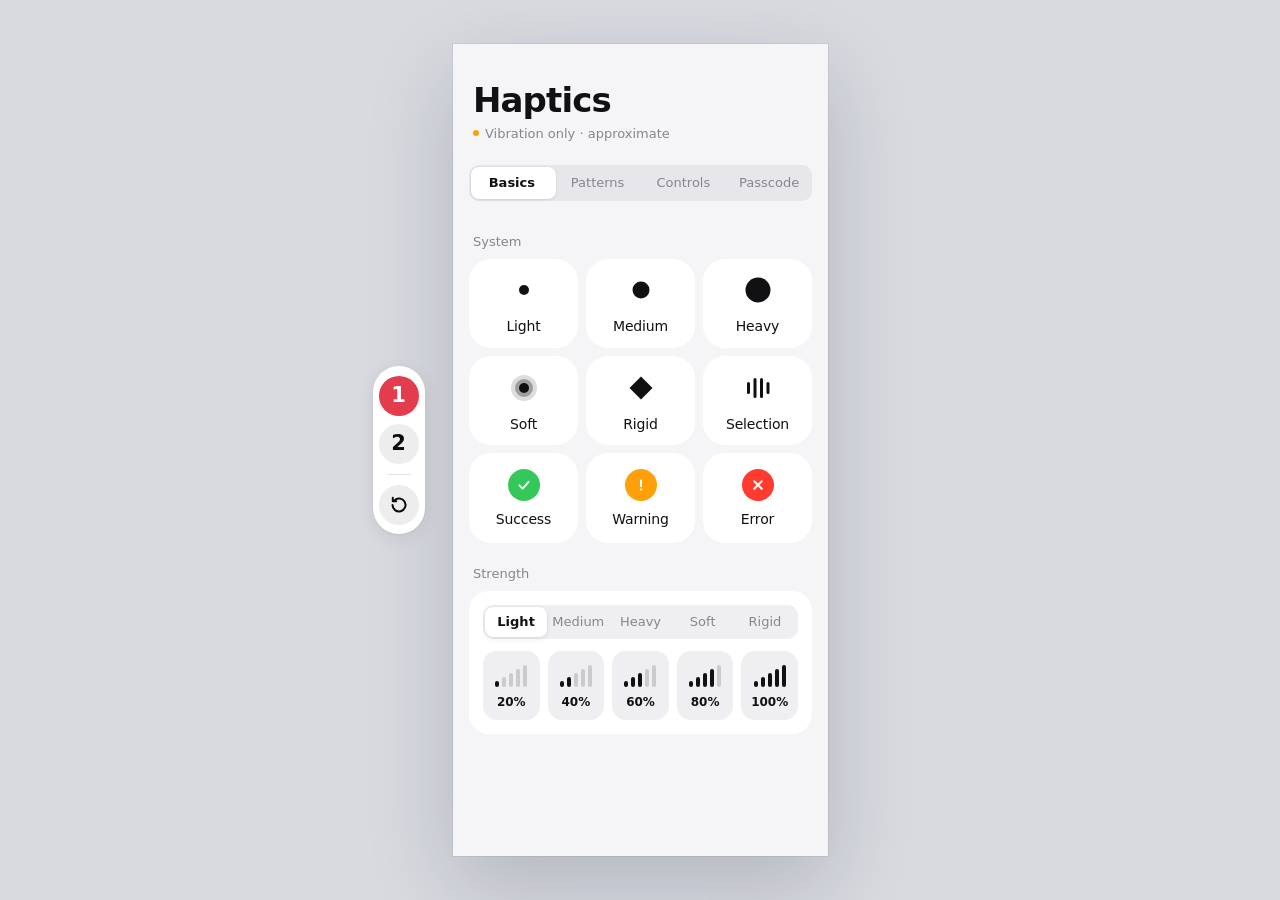
<file: index.html>
<!doctype html>
<html lang="en" data-variant="1">
<head>
<meta charset="utf-8">
<meta name="viewport" content="width=device-width, initial-scale=1, maximum-scale=1, user-scalable=no, viewport-fit=cover">
<meta name="theme-color" content="#f5f5f7">
<title>Haptics Lab · Option 1</title>
<link rel="stylesheet" href="phone.css">
<script src="phone.js"></script>
<link rel="stylesheet" href="switcher.css">
<link rel="stylesheet" href="app.css">
</head>
<body>
<main class="device">
  <div class="scroll" id="scroll">
    <header class="hero">
      <h1>Haptics</h1>
      <span class="engine" id="engine"><i></i><b>Checking…</b></span>
    </header>

    <nav class="chips" id="chips" role="tablist" aria-label="Sections">
      <i class="chips__pill" aria-hidden="true"></i>
      <button class="chip is-on" role="tab" data-to="basics">Basics</button>
      <button class="chip" role="tab" data-to="patterns">Patterns</button>
      <button class="chip" role="tab" data-to="controls">Controls</button>
      <button class="chip" role="tab" data-to="pin">Passcode</button>
    </nav>

    <section class="sec is-on" id="s-basics" data-tab="basics">
      <h2 class="sec__h">System</h2>
      <div class="keys" id="g-basic"></div>
    </section>

    <section class="sec is-on" id="s-strength" data-tab="basics">
      <h2 class="sec__h">Strength</h2>
      <div class="card card--pad">
        <div class="seg" id="style-seg" role="tablist" style="--n:5">
          <i class="seg__pill" aria-hidden="true"></i>
          <button class="seg__b is-on" data-k="light">Light</button>
          <button class="seg__b" data-k="medium">Medium</button>
          <button class="seg__b" data-k="heavy">Heavy</button>
          <button class="seg__b" data-k="soft">Soft</button>
          <button class="seg__b" data-k="rigid">Rigid</button>
        </div>
        <div class="levels" id="levels"></div>
      </div>
    </section>

    <section class="sec" id="s-patterns" data-tab="patterns">
      <div class="card pats" id="g-patterns"></div>
    </section>

    <section class="sec" id="s-controls" data-tab="controls">

      <h2 class="sec__h">Pickers</h2>
      <div class="card">
        <div class="row row--stack">
          <div class="row__t"><b>Segmented control</b><small>Selection tick</small></div>
          <div class="seg" id="seg" role="tablist" style="--n:4">
            <i class="seg__pill" aria-hidden="true"></i>
            <button class="seg__b is-on" data-haptic="selection" role="tab">Day</button>
            <button class="seg__b" data-haptic="selection" role="tab">Week</button>
            <button class="seg__b" data-haptic="selection" role="tab">Month</button>
            <button class="seg__b" data-haptic="selection" role="tab">Year</button>
          </div>
        </div>
        <div class="row row--stack">
          <div class="row__t"><b>Detent slider</b><small>Tick per step, rigid at the ends</small><output class="row__v" id="sl-val">5</output></div>
          <div class="slider" id="slider"><i class="slider__fill"></i><span class="slider__ticks"></span><i class="slider__thumb"></i></div>
        </div>
      </div>

      <h2 class="sec__h">Switches</h2>
      <div class="card">
        <div class="row"><div class="row__t"><b>Soft on, rigid off</b></div><button class="tg" role="switch" aria-checked="false" data-on="soft" data-off="rigid" aria-label="Soft on, rigid off"></button></div>
        <div class="row"><div class="row__t"><b>Heavy on, light off</b></div><button class="tg" role="switch" aria-checked="true" data-on="heavy" data-off="light" aria-label="Heavy on, light off"></button></div>
        <div class="row"><div class="row__t"><b>Success on, warning off</b></div><button class="tg" role="switch" aria-checked="false" data-on="success" data-off="warning" aria-label="Success on, warning off"></button></div>
        <label class="row"><div class="row__t"><b>System switch</b><small>Safari plays its own tick</small></div><input class="native-sw" type="checkbox" switch></label>
      </div>

      <h2 class="sec__h">Inputs</h2>
      <div class="card">
        <div class="row"><div class="row__t"><b>Quantity</b><small>Warning at the limit</small></div>
          <div class="stepper" id="stepper"><button data-d="-1" aria-label="Less"><svg viewBox="0 0 24 24"><path d="M6 12h12"/></svg></button><output>1</output><button data-d="1" aria-label="More"><svg viewBox="0 0 24 24"><path d="M6 12h12M12 6v12"/></svg></button></div></div>
        <div class="row"><div class="row__t"><b>Rating</b><small>Five stars is a success</small></div>
          <div class="stars" id="stars"><button aria-label="1 star"></button><button aria-label="2 stars"></button><button aria-label="3 stars"></button><button aria-label="4 stars"></button><button aria-label="5 stars"></button></div></div>
      </div>

      <h2 class="sec__h">Actions</h2>
      <div class="acts" id="actions">
        <button class="act" data-act="like" aria-pressed="false"><i><svg viewBox="0 0 24 24"><path d="M12 20 4.9 13.2a4.5 4.5 0 0 1 6.4-6.4l.7.7.7-.7a4.5 4.5 0 0 1 6.4 6.4Z"/></svg></i><span>Like</span></button>
        <button class="act" data-act="save" aria-pressed="false"><i><svg viewBox="0 0 24 24"><path d="M7 4h10v16l-5-3.6L7 20Z"/></svg></i><span>Save</span></button>
        <button class="act" data-act="cart"><i><svg viewBox="0 0 24 24"><path d="M5 8h14l-1.2 11H6.2Z"/><path d="M9 8V7a3 3 0 0 1 6 0v1"/></svg></i><span>Add</span></button>
        <button class="act" data-act="copy"><i><svg viewBox="0 0 24 24"><rect x="8.5" y="8.5" width="11" height="11" rx="2.5"/><path d="M15.5 8.5V6.5a2 2 0 0 0-2-2h-7a2 2 0 0 0-2 2v7a2 2 0 0 0 2 2h2"/></svg></i><span>Copy</span></button>
        <button class="act act--del" data-act="del"><i><svg viewBox="0 0 24 24"><path d="M5 7h14M10 7V5h4v2M7 7l.8 12h8.4L17 7"/></svg></i><span>Delete</span></button>
      </div>

      <h2 class="sec__h">Gestures</h2>
      <div class="card card--pad card--gap">
        <button class="hold" id="hold"><i class="hold__fill"></i><span>Hold to confirm</span></button>
        <div class="unlock" id="unlock"><span class="unlock__txt">Slide to unlock</span><i class="unlock__knob"><svg viewBox="0 0 24 24"><path d="M9.5 6l6 6-6 6"/></svg></i></div>
      </div>
    </section>

    <section class="sec" id="s-pin" data-tab="pin">
      <div class="card pin">
        <div class="pin__dots" id="pin-dots"><i></i><i></i><i></i><i></i></div>
        <p class="pin__hint">Try 2580</p>
        <div class="pin__pad" id="pin-pad"></div>
      </div>
    </section>
  </div>

  <div class="toast" id="toast" role="status"></div>
</main>

<nav class="vswitch" id="vswitch" aria-label="Design variations">
  <button class="vswitch__b" data-v="1" aria-pressed="true">1</button>
  <button class="vswitch__b" data-v="2" aria-pressed="false">2</button>
  <i class="vswitch__sep" aria-hidden="true"></i>
  <button class="vswitch__b vswitch__reset vswitch__tip" id="vreset" data-tip="Reset" aria-label="Reset the flow — start again from the top"><svg width="20" height="20" viewBox="0 0 20 20" fill="none" aria-hidden="true"><path d="M3.5 10a6.5 6.5 0 1 0 1.9-4.6" stroke="currentColor" stroke-width="2" stroke-linecap="round"/><path d="M3.8 2.8v3.4h3.4" stroke="currentColor" stroke-width="2" stroke-linecap="round" stroke-linejoin="round"/></svg></button>
</nav>
<script src="switcher.js"></script>
<script src="app.js"></script>
</body>
</html>
</file>
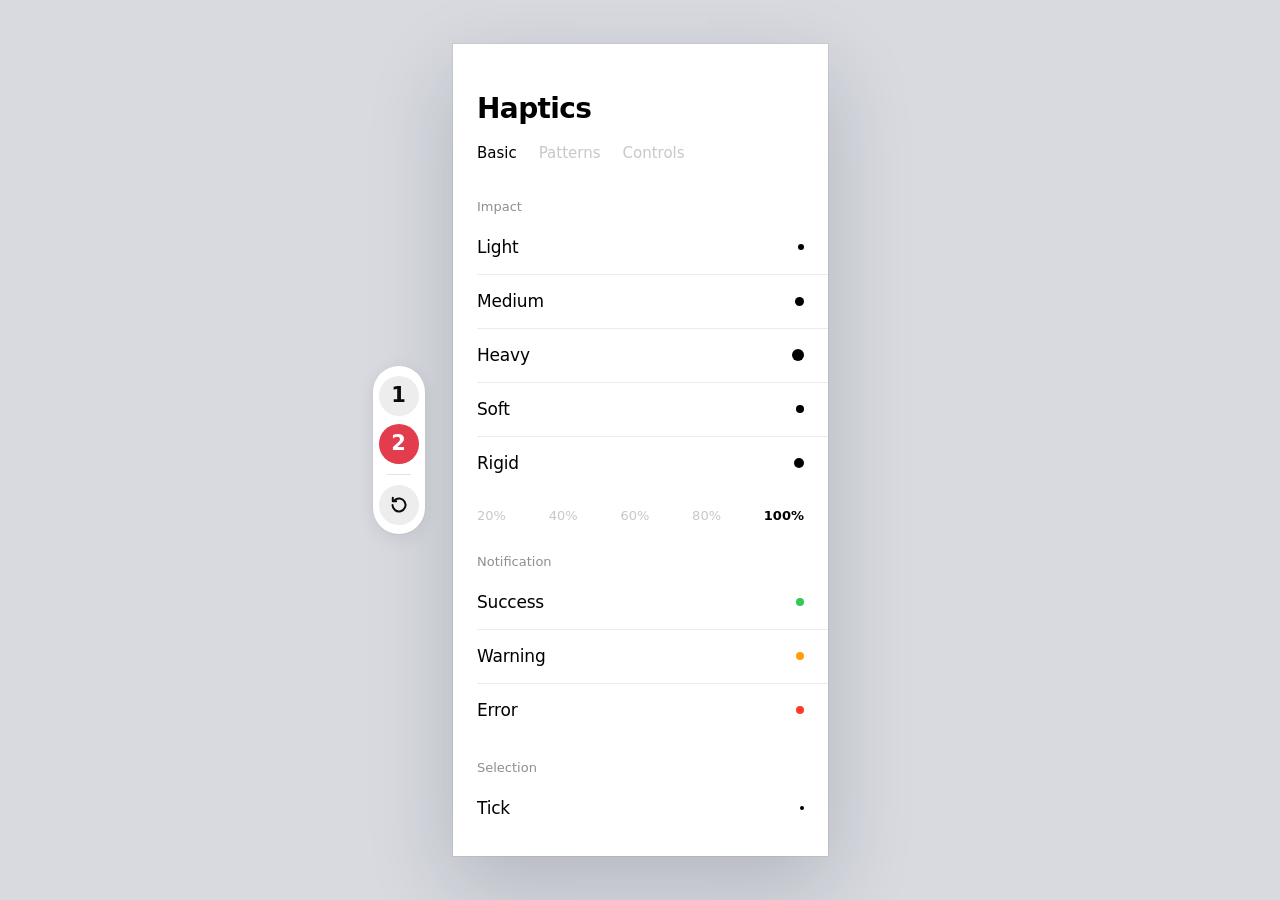
<file: v2/index.html>
<!doctype html>
<html lang="en" data-variant="2">
<head>
<meta charset="utf-8">
<meta name="viewport" content="width=device-width, initial-scale=1, maximum-scale=1, user-scalable=no, viewport-fit=cover">
<meta name="theme-color" content="#ffffff">
<title>Haptics Lab · Option 2</title>
<link rel="stylesheet" href="../phone.css">
<script src="../phone.js"></script>
<link rel="stylesheet" href="../switcher.css">
<link rel="stylesheet" href="app.css">
</head>
<body>
<main class="device">
  <div class="scroll" id="scroll">
    <h1 class="title">Haptics</h1>

    <nav class="tabs" id="tabs" role="tablist" aria-label="Sections">
      <button class="tab is-on" role="tab" aria-selected="true" data-to="basic">Basic</button>
      <button class="tab" role="tab" aria-selected="false" data-to="patterns">Patterns</button>
      <button class="tab" role="tab" aria-selected="false" data-to="controls">Controls</button>
    </nav>

    <section class="sec is-on" data-tab="basic">
      <h2 class="label">Impact</h2>
      <div class="list" id="impact"></div>
      <div class="levels" id="levels" role="radiogroup" aria-label="Intensity"></div>
      <h2 class="label">Notification</h2>
      <div class="list" id="notify"></div>
      <h2 class="label">Selection</h2>
      <div class="list" id="select"></div>
    </section>

    <section class="sec" data-tab="patterns">
      <div class="list" id="patterns"></div>
    </section>

    <section class="sec" data-tab="controls">
      <div class="list">
        <div class="row"><span>Switch</span><button class="sw" id="sw" role="switch" aria-checked="false" aria-label="Switch"></button></div>
        <div class="row"><span>Quantity</span>
          <div class="stepper" id="stepper"><button data-d="-1" aria-label="Less">−</button><output>1</output><button data-d="1" aria-label="More">+</button></div></div>
        <div class="row row--slider"><span>Slider</span><output id="sl-val">5</output>
          <div class="slider" id="slider"><i class="slider__fill"></i><i class="slider__thumb"></i></div></div>
        <button class="row hold" id="hold"><i class="hold__fill"></i><span>Hold to confirm</span></button>
      </div>
    </section>
  </div>
</main>

<nav class="vswitch" id="vswitch" aria-label="Design variations">
  <button class="vswitch__b" data-v="1" aria-pressed="false">1</button>
  <button class="vswitch__b" data-v="2" aria-pressed="true">2</button>
  <i class="vswitch__sep" aria-hidden="true"></i>
  <button class="vswitch__b vswitch__reset vswitch__tip" id="vreset" data-tip="Reset" aria-label="Reset the flow — start again from the top"><svg width="20" height="20" viewBox="0 0 20 20" fill="none" aria-hidden="true"><path d="M3.5 10a6.5 6.5 0 1 0 1.9-4.6" stroke="currentColor" stroke-width="2" stroke-linecap="round"/><path d="M3.8 2.8v3.4h3.4" stroke="currentColor" stroke-width="2" stroke-linecap="round" stroke-linejoin="round"/></svg></button>
</nav>
<script src="../switcher.js"></script>
<script src="app.js"></script>
</body>
</html>
</file>
<file: phone.css>
/* ══ 375 × 812 phone frame — from the `vercel-sim-prototype` skill ═════════════════════════════
   One element is the phone: `.device` (or any element with `data-device`). Everything the
   prototype draws lives inside it.
     · Desktop browser: a 375 × 812 frame centred on a grey stage, the iteration tab to its
       left. A window shorter than the frame shrinks it to fit (phone.js sets --frame-k).
     · Phone / Vercel Sim (Mac, iOS, Android): the frame IS the screen — full-bleed, 375 CSS px
       wide (the Sims lock the layout to 375 and scale it to the device), 100dvh tall (812 on a
       13 mini, ~815 on bigger iPhones). No shadow, no stage, no iteration tab (the Sims draw
       their own from it).
   phone.js adds html.is-phone / html.in-sim / html.is-desktop before first paint; the media
   query below is the no-JS fallback.

   Per project, override on :root (after this file):
     --frame-w / --frame-h   the design frame (default 375 × 812, the iPhone 13 mini)
     --stage                 the desktop background behind the frame
     --device-bg             the phone's own background (also the page background on a phone)
     --status-h              your design's status-bar height (default 50px; noon Figma files: 62px)
   Use in the prototype:
     --safe-top / --safe-bottom   the notch and home-bar insets: 50 / 34 in the desktop frame
                                  (13 mini), the device's real env() insets on a phone / Sim
     --top-inset                  where content starts under the status bar
                                  = max(--status-h, --safe-top) */
:root {
  --frame-w: 375px;
  --frame-h: 812px;
  --frame-k: 1;
  --frame-radius: 0px;
  --stage: #d8dae0;
  --device-bg: #fff;
  --status-h: 50px;
  --safe-top: 50px;
  --safe-bottom: 34px;
  --top-inset: max(var(--status-h), var(--safe-top));
}
html.is-phone {
  --safe-top: env(safe-area-inset-top, 0px);
  --safe-bottom: env(safe-area-inset-bottom, 0px);
}

*, *::before, *::after { box-sizing: border-box; }
html, body { margin: 0; padding: 0; }
html { -webkit-text-size-adjust: 100%; text-size-adjust: 100%; }
body {
  min-height: 100vh; min-height: 100dvh;
  display: flex; align-items: center; justify-content: center;
  background: var(--stage);
  -webkit-font-smoothing: antialiased; -moz-osx-font-smoothing: grayscale;
}

.device, [data-device] {
  position: relative;
  flex: none;
  width: var(--frame-w);
  height: var(--frame-h);
  overflow: hidden;
  background: var(--device-bg);
  border-radius: var(--frame-radius);
  box-shadow: 0 30px 80px rgba(16, 22, 40, .18), 0 0 0 1px rgba(16, 22, 40, .06);
  /* a containing block for position:fixed children, so a "fixed" header or sheet sticks to the
     frame on desktop exactly as it sticks to the screen on a phone */
  contain: layout paint;
  isolation: isolate;
}
html.is-desktop body { height: 100vh; height: 100dvh; overflow: hidden; }
html.is-desktop .device, html.is-desktop [data-device] { scale: var(--frame-k); }

/* phone / Vercel Sim: the frame is the screen */
html.is-phone body { display: block; background: var(--device-bg); overscroll-behavior: none; }
html.is-phone .device, html.is-phone [data-device] {
  width: 100%; height: 100vh; height: 100dvh; border-radius: 0; box-shadow: none; scale: none;
}
@media (max-width: 520px) and (pointer: coarse) {        /* no-JS fallback */
  body { display: block; background: var(--device-bg); }
  .device, [data-device] { width: 100%; height: 100vh; height: 100dvh; border-radius: 0; box-shadow: none; }
}

/* the usual inner scroller: the page scrolls inside the phone, never the document */
.device > .scroll, [data-device] > .scroll {
  position: absolute; inset: 0;
  overflow-x: hidden; overflow-y: auto;
  overscroll-behavior: contain;
  scrollbar-width: none;
  -webkit-overflow-scrolling: touch;
}
.device > .scroll::-webkit-scrollbar, [data-device] > .scroll::-webkit-scrollbar { display: none; }

/* phones: app-like taps — no grey flash, no long-press callout on images */
html.is-phone * { -webkit-tap-highlight-color: transparent; }
html.is-phone img { -webkit-touch-callout: none; }

/* a status bar drawn by the prototype (optional, class .sbar). The Vercel Sims hide the
   system one over prototypes, so the design's own shows there and in the desktop frame; a plain
   phone browser already shows the real one, so it's hidden there. */
html.is-phone:not(.in-sim) .sbar { display: none; }
html.solo .sbar { display: none; }
</file>
<file: switcher.css>
/* ══ Iteration tab (prototype tool, outside the phone) — from the `vercel-sim-prototype` skill ══
   A white pill to the left of the device frame: 40px circles 8px apart (#EDEDED, digit #0C0C0C),
   the current iteration #E33C4D with a white digit (700 21px), a hairline, Reset and Spec Sheet
   (labels on hover, to the left). The finalised iteration carries a green check seal on its
   corner. It sits 28px left of the frame, vertically centred, and hides when there's no room.
   It follows phone.css's frame (--frame-w × --frame-k). --vswitch-font = the digits' font
   (default the project's --noontree, else the system UI font).
   VERCEL SIM: the Sims find this tab by its class / aria-label and rebuild it natively — but only
   buttons whose text is a plain number ("3") count as iterations. Never put anything else in a
   number button's text: marks like the Final seal are drawn with CSS, labels come from data-tip. */
.vswitch {
  --vswitch-frame: calc(var(--frame-w, 375px) * var(--frame-k, 1));
  position: fixed; top: 50%; left: calc(50% - var(--vswitch-frame) / 2 - 28px); transform: translate(-100%, -50%); z-index: 1000;
  display: flex; flex-direction: column; gap: 8px; padding: 9.5px 6px;
  background: #fff; border-radius: 999px; box-shadow: 0 4px 18px rgba(20, 24, 40, .08), 0 1px 3px rgba(20, 24, 40, .06);
}
.vswitch__b {
  position: relative; width: 40px; height: 40px; border-radius: 50%; display: grid; place-items: center; border: 0; padding: 0;
  background: #ededed; color: #0c0c0c; font-family: var(--vswitch-font, var(--noontree, system-ui, -apple-system, 'Segoe UI', sans-serif)); font-weight: 700; font-size: 21px; line-height: 1;
  cursor: pointer; transition: background-color .22s ease, color .22s ease, transform .18s cubic-bezier(.2, .9, .3, 1.3);
  -webkit-tap-highlight-color: transparent;
}
.vswitch__b:hover { background: #e3e3e3; }
.vswitch__b:active { transform: scale(.92); }
.vswitch__b[aria-pressed="true"] { background: #e33c4d; color: #fff; }
.vswitch__b:focus-visible { outline: 2px solid #e33c4d; outline-offset: 2px; }
.vswitch__b--final::before {                                  /* the finalised iteration: a green check seal on its corner ("Final" on hover) */
  content: ''; position: absolute; top: -4px; right: -4px; width: 17px; height: 17px; border-radius: 50%; pointer-events: none;
  background: #0f8857 url("data:image/svg+xml,%3Csvg xmlns='http://www.w3.org/2000/svg' viewBox='0 0 12 12'%3E%3Cpath d='M2.6 6.2l2.2 2.2 4.6-4.8' fill='none' stroke='%23fff' stroke-width='1.9' stroke-linecap='round' stroke-linejoin='round'/%3E%3C/svg%3E") center / 11px no-repeat;
  box-shadow: 0 0 0 2px #fff;
}
.vswitch__sep { display: block; width: 24px; height: 1px; margin: 2px auto; background: #e3e3e3; }
/* Reset — restarts the flow on this iteration */
.vswitch__reset svg { transition: transform .45s cubic-bezier(.2, .9, .3, 1); }
.vswitch__reset:hover svg { transform: rotate(-35deg); }
.vswitch__reset.is-spinning svg { transform: rotate(-360deg); transition-duration: .5s; }
/* Final / Reset / Spec Sheet labels show on hover, to the left */
.vswitch__tip::after {
  content: attr(data-tip); position: absolute; right: calc(100% + 12px); top: 50%; transform: translate(4px, -50%);
  padding: 6px 10px; border-radius: 8px; background: #0c0c0c; color: #fff; font-family: var(--figtree, system-ui, -apple-system, 'Segoe UI', sans-serif);
  font-size: 13px; font-weight: 600; white-space: nowrap; opacity: 0; pointer-events: none; transition: opacity .18s ease, transform .18s ease;
}
.vswitch__tip:hover::after, .vswitch__tip:focus-visible::after { opacity: 1; transform: translate(0, -50%); }
@media (max-width: 520px) { .vswitch { display: none; } }   /* phone-sized screens: no room beside the frame */
html.solo .vswitch, html.is-phone .vswitch { display: none; }   /* phones / Sims: the Sim draws its own from this one */
</file>
<file: app.css>
/* Haptics Lab. White cards on a soft grey page, one ink accent,
   colour only where it means something (success / warning / error, the on switch). A playing
   control turns ink for as long as its haptic lasts. Everything lives inside .device at 375 px. */
:root {
  --status-h: 0px;                        /* no drawn status bar */
  --bg: #f5f5f7;
  --card: #fff;
  --ink: #111113;
  --muted: #86868b;
  --faint: #c7c7cc;
  --fill: #efeff2;
  --line: rgba(60, 60, 67, .1);
  --green: #34c759;
  --amber: #ff9f0a;
  --red: #ff3b30;
  --c-success: var(--green);
  --c-warning: var(--amber);
  --c-error: var(--red);
  --spring: cubic-bezier(.3, 1.3, .5, 1);
  font-family: -apple-system, BlinkMacSystemFont, "SF Pro Text", system-ui, "Segoe UI", sans-serif;
  color: var(--ink);
  -webkit-font-smoothing: antialiased;
  -webkit-tap-highlight-color: transparent;
}
.device { background: var(--bg); }
.device, .device * { -webkit-user-select: none; user-select: none; -webkit-touch-callout: none; }
button { font: inherit; color: inherit; background: none; border: 0; padding: 0; margin: 0; cursor: pointer; text-align: inherit; touch-action: manipulation; }
code { font-family: ui-monospace, "SF Mono", Menlo, monospace; }
svg { display: block; }

.scroll { padding: var(--top-inset) 16px calc(var(--safe-bottom) + 28px); }
html:not(.is-phone) { --safe-top: 20px; }   /* no status bar drawn, so the desktop frame needs no notch room */

/* hero */
.hero { padding: 16px 4px 0; }
.hero h1 { margin: 0; font-size: 34px; line-height: 41px; font-weight: 700; letter-spacing: -.9px; }
.engine { display: inline-flex; align-items: center; gap: 6px; margin-top: 4px; font-size: 13px; color: var(--muted); }
.engine b { font-weight: 400; }
.engine i { width: 6px; height: 6px; border-radius: 50%; background: var(--amber); }
.engine.is-native i { background: var(--green); }

/* tabs — one segmented control that sticks to the top */
.chips {
  --n: 4; --seg: 0;
  position: sticky; z-index: 12; top: 0;   /* sticky offsets start inside .scroll's top-inset padding */
  margin: 16px -16px 0; padding: 8px 16px 10px;
  background: rgba(245, 245, 247, .86); -webkit-backdrop-filter: blur(20px) saturate(1.6); backdrop-filter: blur(20px) saturate(1.6);
  box-shadow: 0 .5px 0 transparent; transition: box-shadow .2s;
  display: grid; grid-template-columns: repeat(var(--n), 1fr);
}
.chips::before { content: ""; position: absolute; inset: 8px 16px 10px; border-radius: 10px; background: #e6e6eb; }
.chips.is-stuck { box-shadow: 0 .5px 0 var(--line); }
.chips__pill {
  position: absolute; z-index: 1; top: 10px; bottom: 12px; left: 18px; width: calc((100% - 36px) / var(--n));
  transform: translateX(calc(var(--seg) * 100%)); border-radius: 8px; background: var(--card);
  box-shadow: 0 1px 3px rgba(0, 0, 0, .08), 0 0 0 .5px rgba(0, 0, 0, .04); transition: transform .35s var(--spring);
}
.chip {
  position: relative; z-index: 2; height: 36px; font-size: 13px; font-weight: 500; text-align: center; color: var(--muted);
  transition: color .2s;
}
.chip.is-on { color: var(--ink); font-weight: 600; }

/* sections — only the chosen tab's are shown */
.sec { display: none; }
.sec.is-on { display: block; }
.sec__h { margin: 22px 4px 8px; font-size: 13px; line-height: 18px; font-weight: 500; color: var(--muted); }
.sec > .card:first-child, .sec > .pats:first-child { margin-top: 16px; }

.card { background: var(--card); border-radius: 20px; overflow: hidden; }

.card--pad { padding: 14px; }
.card--gap { display: grid; gap: 10px; }

/* the "playing" state every haptic control shares */
.is-playing { background: var(--ink) !important; color: #fff !important; transition-duration: .06s !important; }

/* basics — 3 × 3 keys */
.keys { display: grid; grid-template-columns: repeat(3, 1fr); gap: 8px; }
.key {
  display: grid; justify-items: center; align-content: center; gap: 10px; aspect-ratio: 1 / .82;
  border-radius: 22px; background: var(--card);
  transition: transform .3s var(--spring), background-color .35s, color .35s;
}
.key:active { transform: scale(.95); transition-duration: .08s; }
.key__g { width: 36px; height: 36px; display: grid; place-items: center; }
.key__g svg { width: 36px; height: 36px; fill: currentColor; }
.key__g--n { border-radius: 50%; background: var(--c); color: #fff; width: 32px; height: 32px; }
.key__g--n svg { width: 20px; height: 20px; fill: none; stroke: currentColor; stroke-width: 2.4; stroke-linecap: round; stroke-linejoin: round; }
.key b { font-size: 14px; font-weight: 500; letter-spacing: -.15px; }

/* a pulse nudges the control: --k is its strength 0…1 */
@keyframes kick {
  0% { transform: translate3d(0, 0, 0) scale(1); }
  35% { transform: translate3d(calc(var(--k) * 1.6px), calc(var(--k) * -1px), 0) scale(calc(1 - var(--k) * .03)); }
  100% { transform: translate3d(0, 0, 0) scale(1); }
}
.is-kick { animation: kick .15s ease-out; }

/* segmented */
.seg { position: relative; display: grid; grid-template-columns: repeat(var(--n), 1fr); height: 34px; padding: 2px; border-radius: 10px; background: var(--fill); }
.seg__pill {
  position: absolute; top: 2px; bottom: 2px; left: 2px; width: calc((100% - 4px) / var(--n)); border-radius: 8px; background: #fff;
  box-shadow: 0 2px 6px rgba(0, 0, 0, .08), 0 0 0 .5px rgba(0, 0, 0, .05);
  transform: translateX(calc(var(--seg, 0) * 100%)); transition: transform .35s var(--spring);
}
.seg__b { position: relative; z-index: 1; text-align: center; font-size: 13px; font-weight: 500; color: var(--muted); transition: color .2s; }
.seg__b.is-on { color: var(--ink); font-weight: 600; }

/* strength levels */
.levels { display: grid; grid-template-columns: repeat(5, 1fr); gap: 8px; margin-top: 12px; }
.lv {
  display: grid; justify-items: center; gap: 8px; padding: 14px 0 11px; border-radius: 14px; background: var(--fill);
  transition: transform .3s var(--spring), background-color .35s, color .35s;
}
.lv:active { transform: scale(.93); transition-duration: .08s; }
.lv__bars { display: flex; align-items: flex-end; gap: 3px; height: 22px; }
.lv__bars i { width: 4px; border-radius: 2px; background: currentColor; opacity: .16; }
.lv__bars i.on { opacity: 1; }
.lv span { font-size: 12px; font-weight: 600; font-variant-numeric: tabular-nums; }

/* patterns — one list: name, a small waveform, the length */
.pat {
  position: relative; display: grid; grid-template-columns: 1fr 72px 38px; align-items: center; gap: 12px;
  width: 100%; height: 52px; padding: 0 16px; transition: background-color .3s;
}
.pat + .pat::before { content: ""; position: absolute; top: 0; left: 16px; right: 0; height: .5px; background: var(--line); }
.pat:active { background: var(--fill); transition-duration: 0s; }
.pat b { font-size: 16px; font-weight: 400; letter-spacing: -.2px; white-space: nowrap; overflow: hidden; text-overflow: ellipsis; }
.pat .wave { width: 72px; height: 18px; overflow: visible; color: var(--ink); }
.pat small { font-size: 13px; color: var(--muted); text-align: right; font-variant-numeric: tabular-nums; }
.pat.is-playing { background: var(--fill) !important; color: var(--ink) !important; }
.pat.is-playing .wave rect { opacity: .18; }
.wave rect { fill: currentColor; opacity: .18; transition: opacity .3s; }
.wave rect.on { opacity: 1; transition: none; }
.is-playing .wave rect { opacity: .32; }
.is-playing .wave rect.on { opacity: 1; }

/* list rows */
.row { display: flex; align-items: center; justify-content: space-between; gap: 12px; min-height: 56px; padding: 8px 16px; position: relative; }
.row + .row::before { content: ""; position: absolute; top: 0; left: 16px; right: 0; height: .5px; background: var(--line); }
.row--stack { display: grid; grid-template-columns: 1fr; justify-content: stretch; gap: 12px; padding: 14px 16px 16px; }
.row__t { display: grid; grid-template-columns: 1fr auto; column-gap: 8px; row-gap: 2px; min-width: 0; }
.row__t b { font-size: 16px; font-weight: 500; letter-spacing: -.2px; }
.row__t small { grid-column: 1; font-size: 13px; color: var(--muted); }
.row__v { grid-column: 2; grid-row: 1 / span 2; align-self: center; font-size: 17px; font-weight: 600; font-variant-numeric: tabular-nums; }

/* toggles */
.tg { position: relative; flex: none; width: 51px; height: 31px; border-radius: 16px; background: #e5e5ea; transition: background-color .25s; }
.tg::after {
  content: ""; position: absolute; top: 2px; left: 2px; width: 27px; height: 27px; border-radius: 50%; background: #fff;
  box-shadow: 0 3px 8px rgba(0, 0, 0, .15), 0 0 0 .5px rgba(0, 0, 0, .04); transition: transform .35s var(--spring);
}
.tg[aria-checked="true"] { background: var(--green); }
.tg[aria-checked="true"]::after { transform: translateX(20px); }
.native-sw { flex: none; width: 51px; height: 31px; margin: 0; accent-color: var(--green); }

/* detent slider */
.slider { --v: .5; position: relative; height: 28px; touch-action: none; cursor: grab; }
.slider::before { content: ""; position: absolute; left: 0; right: 0; top: 12px; height: 4px; border-radius: 2px; background: var(--fill); }
.slider__fill { position: absolute; left: 0; top: 12px; height: 4px; width: calc(14px + var(--v) * (100% - 28px)); border-radius: 2px; background: var(--ink); }
.slider__ticks { position: absolute; left: 14px; right: 14px; top: 22px; display: flex; justify-content: space-between; }
.slider__ticks i { width: 1.5px; height: 4px; border-radius: 1px; background: var(--faint); }
.slider__thumb {
  position: absolute; top: 0; left: calc(var(--v) * (100% - 28px)); width: 28px; height: 28px; border-radius: 50%; background: #fff;
  box-shadow: 0 2px 8px rgba(0, 0, 0, .16), 0 0 0 .5px rgba(0, 0, 0, .06); transition: transform .2s var(--spring);
}
.slider.is-drag .slider__thumb { transform: scale(1.1); }
.slider.is-snap .slider__thumb { transition: left .16s ease-out, transform .2s var(--spring); }
.slider.is-snap .slider__fill { transition: width .16s ease-out; }

/* stepper */
.stepper { display: flex; align-items: center; height: 32px; border-radius: 9px; background: var(--fill); }
.stepper button { width: 40px; height: 32px; display: grid; place-items: center; }
.stepper button svg { width: 16px; height: 16px; fill: none; stroke: currentColor; stroke-width: 2; stroke-linecap: round; }
.stepper output { min-width: 20px; text-align: center; font-size: 15px; font-weight: 600; font-variant-numeric: tabular-nums; }

/* stars */
.stars { display: flex; gap: 2px; }
.stars button { width: 28px; height: 28px; display: grid; place-items: center; color: var(--faint); transition: transform .3s var(--spring), color .15s; }
.stars svg { width: 22px; height: 22px; fill: currentColor; }
.stars button.on { color: var(--ink); }
.stars button.pop { transform: scale(1.25); }

@keyframes shake { 0%, 100% { transform: translateX(0); } 20% { transform: translateX(-6px); } 40% { transform: translateX(5px); } 60% { transform: translateX(-3px); } 80% { transform: translateX(2px); } }
.is-shake { animation: shake .4s cubic-bezier(.36, .07, .19, .97); }

/* action buttons */
.acts { display: grid; grid-template-columns: repeat(5, 1fr); padding: 14px 6px 12px; border-radius: 20px; background: var(--card); }
.act { display: grid; justify-items: center; gap: 7px; }
.act i {
  width: 48px; height: 48px; border-radius: 50%; display: grid; place-items: center; background: var(--fill);
  transition: transform .3s var(--spring), background-color .25s, color .25s;
}
.act:active i { transform: scale(.9); transition-duration: .08s; }
.act svg { width: 22px; height: 22px; fill: none; stroke: currentColor; stroke-width: 1.8; stroke-linecap: round; stroke-linejoin: round; transition: transform .4s var(--spring); }
.act span { font-size: 12px; color: var(--muted); }
.act.is-playing { background: none !important; color: inherit !important; }
.act.is-playing i { background: var(--ink); color: #fff; }
.act[data-act="like"][aria-pressed="true"] i { color: var(--red); }
.act[data-act="like"][aria-pressed="true"] svg, .act[data-act="save"][aria-pressed="true"] svg { fill: currentColor; }
.act.pop svg { transform: scale(1.25); }
.act--del.is-armed i { background: var(--red); color: #fff; }

/* hold to confirm */
.hold {
  position: relative; display: grid; place-items: center; width: 100%; height: 52px; border-radius: 14px;
  background: var(--ink); color: #fff; overflow: hidden; font-size: 16px; font-weight: 600; touch-action: none;
  transition: background-color .3s;
}
.hold__fill { position: absolute; inset: 0; transform-origin: left; transform: scaleX(var(--p, 0)); background: rgba(255, 255, 255, .18); }
.hold span { position: relative; }
.hold.is-done { background: var(--green); }
.hold.is-done .hold__fill { opacity: 0; }

/* slide to unlock */
.unlock { position: relative; height: 56px; border-radius: 28px; background: var(--fill); overflow: hidden; touch-action: none; transition: background-color .3s; }
.unlock__txt {
  position: absolute; inset: 0; display: grid; place-items: center; padding-left: 40px; font-size: 16px; font-weight: 500;
  background: linear-gradient(100deg, var(--muted) 38%, var(--ink) 50%, var(--muted) 62%) 0 0 / 220% 100%;
  -webkit-background-clip: text; background-clip: text; -webkit-text-fill-color: transparent; animation: shine 2.6s linear infinite;
}
@keyframes shine { from { background-position: 160% 0; } to { background-position: -60% 0; } }
.unlock__knob {
  position: absolute; top: 4px; left: 4px; width: 48px; height: 48px; border-radius: 50%; background: #fff; color: var(--ink);
  display: grid; place-items: center; box-shadow: 0 2px 8px rgba(0, 0, 0, .12); transform: translateX(var(--x, 0px)); touch-action: none;
}
.unlock.is-back .unlock__knob { transition: transform .5s var(--spring); }
.unlock__knob svg { width: 22px; height: 22px; fill: none; stroke: currentColor; stroke-width: 2.2; stroke-linecap: round; stroke-linejoin: round; }
.unlock.is-done { background: var(--green); }
.unlock.is-done .unlock__txt { animation: none; background: none; -webkit-text-fill-color: #fff; color: #fff; }
.unlock.is-done .unlock__knob { color: var(--green); }

/* passcode */
.pin { padding: 24px 16px 20px; }
.pin__dots { display: flex; justify-content: center; gap: 20px; }
.pin__hint { margin: 12px 0 22px; text-align: center; font-size: 13px; color: var(--muted); }
.pin__dots i { width: 12px; height: 12px; border-radius: 50%; box-shadow: inset 0 0 0 1.5px var(--ink); transition: background-color .1s, box-shadow .2s; }
.pin__dots i.on { background: var(--ink); }
.pin__dots.ok i { background: var(--green); box-shadow: inset 0 0 0 1.5px var(--green); }
.pin__dots.bad i { box-shadow: inset 0 0 0 1.5px var(--red); }
.pin__dots.bad i.on { background: var(--red); }
.pin__pad { display: grid; grid-template-columns: repeat(3, 74px); justify-content: center; gap: 14px 24px; }
.pkey {
  width: 74px; height: 74px; border-radius: 50%; background: var(--fill); display: grid; place-content: center; text-align: center;
  transition: background-color .35s, color .35s, transform .25s var(--spring);
}
.pkey:active { transform: scale(.94); transition-duration: .06s; }
.pkey b { font-size: 30px; font-weight: 400; line-height: 32px; }
.pkey small { height: 11px; font-size: 9.5px; letter-spacing: 1.8px; font-weight: 600; color: var(--muted); }
.pkey.is-playing small { color: rgba(255, 255, 255, .6); }
.pkey--ghost { background: none; }
.pkey--ghost svg { width: 26px; height: 26px; fill: none; stroke: currentColor; stroke-width: 1.7; stroke-linecap: round; stroke-linejoin: round; }


.toast {
  position: absolute; z-index: 16; left: 50%; bottom: calc(var(--safe-bottom) + 20px); transform: translate(-50%, 10px);
  padding: 10px 16px; border-radius: 18px; background: var(--ink); color: #fff; font-size: 13px; font-weight: 500; white-space: nowrap;
  opacity: 0; pointer-events: none; transition: opacity .2s, transform .35s var(--spring);
}
.toast.on { opacity: 1; transform: translate(-50%, 0); }
</file>
<file: v2/app.css>
/* Haptics Lab · iteration 2 — minimal. White page, type and hairlines only; the one colour is
   on the three notification dots. A row turns faintly grey while its haptic plays. */
:root {
  --status-h: 0px;
  --ink: #000;
  --muted: #8e8e93;
  --faint: #c7c7cc;
  --line: rgba(0, 0, 0, .08);
  --press: #f2f2f4;
  --pad: 24px;
  --spring: cubic-bezier(.3, 1.3, .5, 1);
  font-family: -apple-system, BlinkMacSystemFont, "SF Pro Text", system-ui, "Segoe UI", sans-serif;
  color: var(--ink);
  -webkit-font-smoothing: antialiased;
  -webkit-tap-highlight-color: transparent;
}
html:not(.is-phone) { --safe-top: 20px; }   /* no status bar drawn, so the desktop frame needs no notch room */

.device { background: #fff; }
.device, .device * { -webkit-user-select: none; user-select: none; -webkit-touch-callout: none; }
button { font: inherit; color: inherit; background: none; border: 0; padding: 0; margin: 0; cursor: pointer; text-align: inherit; touch-action: manipulation; }
output { font-variant-numeric: tabular-nums; }

.scroll { padding: var(--top-inset) 0 calc(var(--safe-bottom) + 40px); }

.title { margin: 28px var(--pad) 0; font-size: 28px; line-height: 34px; font-weight: 700; letter-spacing: -.6px; }

/* tabs — plain words; the chosen one is ink */
.tabs {
  position: sticky; z-index: 5; top: 0;   /* sticky offsets start inside .scroll's top-inset padding */
  display: flex; gap: 22px; padding: 18px var(--pad) 14px; background: #fff;
  box-shadow: 0 .5px 0 transparent; transition: box-shadow .2s;
}
.tabs.is-stuck { box-shadow: 0 .5px 0 var(--line); }
.tab { font-size: 15px; font-weight: 500; color: var(--faint); transition: color .2s; }
.tab.is-on { color: var(--ink); }

.sec { display: none; }
.sec.is-on { display: block; }
.label { margin: 22px var(--pad) 4px; font-size: 13px; line-height: 18px; font-weight: 400; color: var(--muted); }
.sec > .list:first-child { margin-top: 6px; }

/* rows */
.row {
  position: relative; display: flex; align-items: center; justify-content: space-between; gap: 16px;
  width: 100%; min-height: 54px; padding: 0 var(--pad); font-size: 17px; letter-spacing: -.2px;
  transition: background-color .35s;
}
.row + .row::before { content: ""; position: absolute; top: 0; left: var(--pad); right: 0; height: .5px; background: var(--line); }
button.row:active, .row.is-on { background: var(--press); transition-duration: 0s; }
.row small { font-size: 15px; color: var(--muted); font-variant-numeric: tabular-nums; }

/* a dot that grows with the weight; notification dots carry the only colour */
.dot { flex: none; width: var(--d, 8px); height: var(--d, 8px); border-radius: 50%; background: var(--c, var(--ink)); }
.row.is-kick .dot { animation: kick .18s ease-out; }
@keyframes kick { 40% { transform: scale(1.5); } }

/* intensity — five numbers under the impact list */
.levels { display: flex; justify-content: space-between; padding: 12px var(--pad) 2px; }
.lv { font-size: 13px; color: var(--faint); font-variant-numeric: tabular-nums; padding: 6px 0; transition: color .2s; }
.lv.is-on { color: var(--ink); font-weight: 600; }

/* switch — ink when on */
.sw { position: relative; flex: none; width: 46px; height: 28px; border-radius: 14px; background: #e9e9eb; transition: background-color .25s; }
.sw::after {
  content: ""; position: absolute; top: 2px; left: 2px; width: 24px; height: 24px; border-radius: 50%; background: #fff;
  box-shadow: 0 1px 3px rgba(0, 0, 0, .15); transition: transform .35s var(--spring);
}
.sw[aria-checked="true"] { background: var(--ink); }
.sw[aria-checked="true"]::after { transform: translateX(18px); }

/* stepper */
.stepper { display: flex; align-items: center; gap: 4px; }
.stepper button { width: 32px; height: 32px; border-radius: 50%; font-size: 20px; line-height: 32px; text-align: center; color: var(--ink); transition: background-color .2s; }
.stepper button:active { background: var(--press); }
.stepper output { min-width: 22px; text-align: center; font-size: 17px; }
@keyframes shake { 0%, 100% { transform: translateX(0); } 25% { transform: translateX(-4px); } 50% { transform: translateX(3px); } 75% { transform: translateX(-2px); } }
.is-shake { animation: shake .35s ease-out; }

/* slider — a hairline track with ten detents */
.row--slider { flex-wrap: wrap; row-gap: 0; padding-top: 14px; padding-bottom: 8px; }
.row--slider output { font-size: 17px; color: var(--muted); }
.slider { --v: .5; position: relative; flex: 1 0 100%; height: 32px; touch-action: none; cursor: grab; }
.slider::before { content: ""; position: absolute; left: 0; right: 0; top: 15.5px; height: 1px; background: var(--line); }
.slider__fill { position: absolute; left: 0; top: 15px; height: 2px; width: calc(10px + var(--v) * (100% - 20px)); background: var(--ink); }
.slider__thumb {
  position: absolute; top: 6px; left: calc(var(--v) * (100% - 20px)); width: 20px; height: 20px; border-radius: 50%;
  background: #fff; box-shadow: 0 0 0 1px var(--line), 0 2px 6px rgba(0, 0, 0, .12); transition: transform .2s var(--spring);
}
.slider.is-drag .slider__thumb { transform: scale(1.15); }
.slider.is-snap .slider__thumb { transition: left .16s ease-out, transform .2s var(--spring); }
.slider.is-snap .slider__fill { transition: width .16s ease-out; }

/* hold to confirm — the row fills from the left while held */
.hold { overflow: hidden; }
.hold:active { background: none; }
.hold__fill { position: absolute; inset: 0; transform-origin: left; transform: scaleX(var(--p, 0)); background: var(--press); }
.hold span { position: relative; }
.hold.is-done span { font-weight: 600; }
</file>
